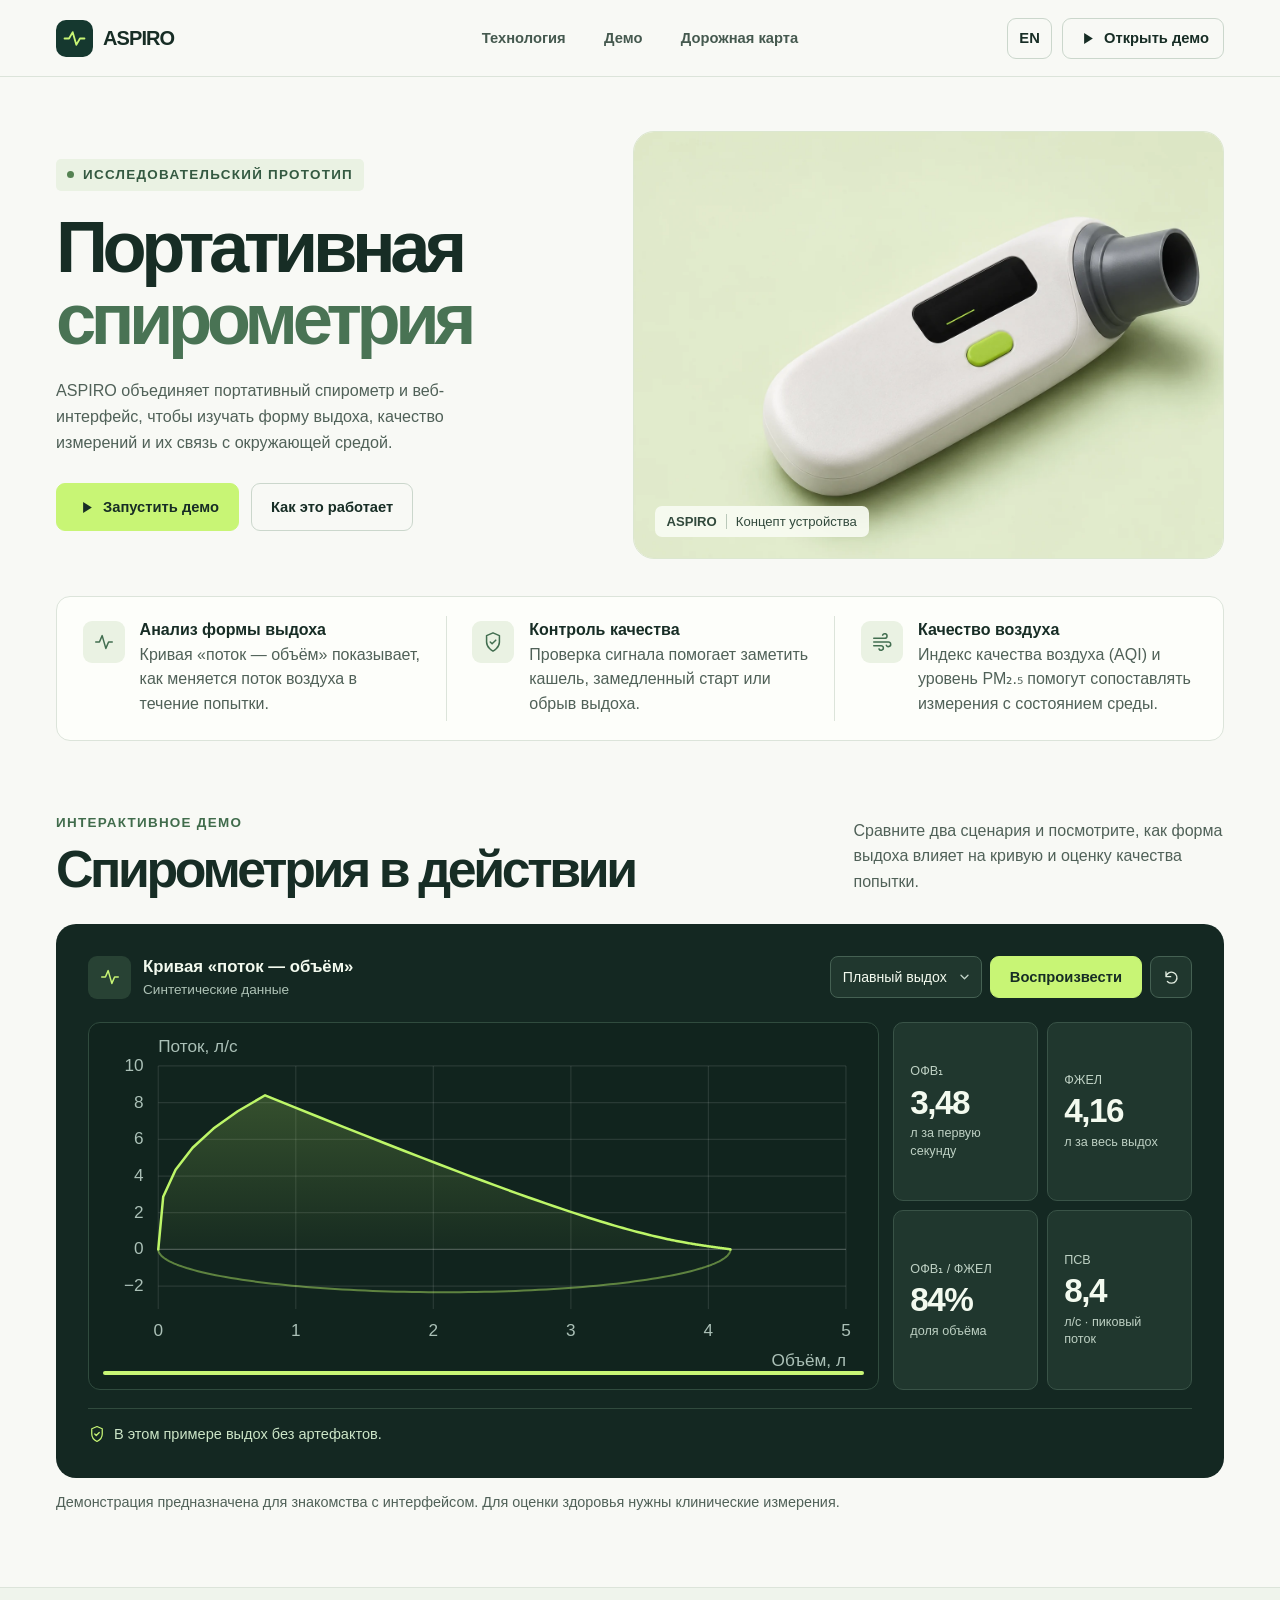
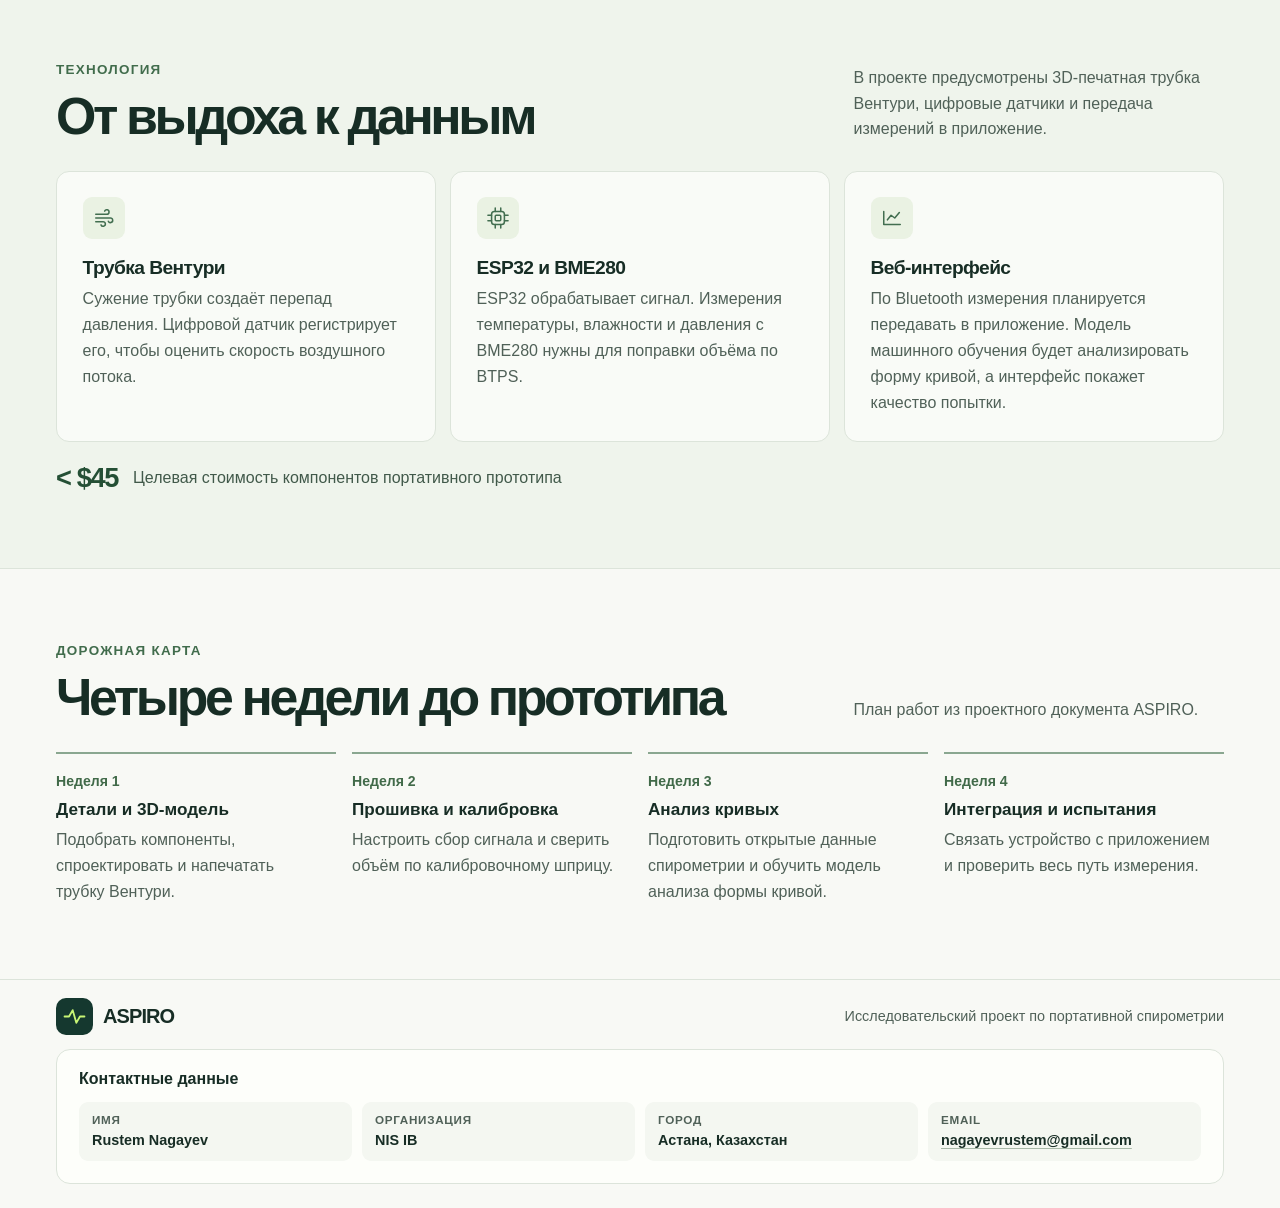
<file: index.html>
<!doctype html>
<html lang="ru">
<head>
  <meta charset="utf-8">
  <meta name="viewport" content="width=device-width, initial-scale=1">
  <meta name="theme-color" content="#f8f9f5">
  <meta name="description" content="ASPIRO — проект портативного спирометра и веб-интерфейса для наблюдения за функцией лёгких. Интерактивное демо на синтетических данных.">
  <title>ASPIRO — портативная спирометрия</title>
  <link rel="icon" href="mark.svg" type="image/svg+xml">
  <link rel="stylesheet" href="styles.css">
  <script src="demo.js" defer></script>
  <script src="lang.js" defer></script>
</head>
<body>
  <svg xmlns="http://www.w3.org/2000/svg" class="icons" aria-hidden="true">
    <symbol id="i-logo" viewBox="0 0 32 32"><path d="M5 16h5l4-7 4 14 4-7h5"/></symbol>
    <symbol id="i-pulse" viewBox="0 0 24 24"><path d="M3 12h4l3-7 4 14 3-7h4"/></symbol>
    <symbol id="i-shield" viewBox="0 0 24 24"><path d="M12 22s7-3.5 7-10V5l-7-3-7 3v7c0 6.5 7 10 7 10Z"/><path d="m9 12 2 2 4-4"/></symbol>
    <symbol id="i-wind" viewBox="0 0 24 24"><path d="M3 8h12a2.5 2.5 0 1 0-2.3-3.5M3 12h16a2.5 2.5 0 1 1-2.3 3.5M3 16h8a2.5 2.5 0 1 1-2.3 3.5"/></symbol>
    <symbol id="i-play" viewBox="0 0 24 24"><path d="m9 5 11 7-11 7V5Z" fill="currentColor" stroke="none"/></symbol>
    <symbol id="i-reset" viewBox="0 0 24 24"><path d="M5 11a7 7 0 1 1 1.8 6M5 5v6h6"/></symbol>
    <symbol id="i-chip" viewBox="0 0 24 24"><rect x="5" y="5" width="14" height="14" rx="3"/><path d="M9 1v4m6-4v4M9 19v4m6-4v4M1 9h4m-4 6h4m14-6h4m-4 6h4"/><rect x="9" y="9" width="6" height="6" rx="1"/></symbol>
    <symbol id="i-signal" viewBox="0 0 24 24"><path d="M3 19V5m0 14h18M7 14l4-5 4 3 5-6"/></symbol>
  </svg>
  <a class="skip" href="#main">К содержанию</a>
  <header class="site-header">
    <div class="shell header-inner">
      <a class="brand" href="#top" aria-label="ASPIRO — на главную">
        <span class="brand-mark"><svg><use href="#i-logo"/></svg></span><span>ASPIRO</span>
      </a>
      <nav class="main-nav" aria-label="Навигация по сайту">
        <a href="#technology">Технология</a>
        <a href="#demo">Демо</a>
        <a href="#roadmap">Дорожная карта</a>
      </nav>
      <div class="header-tools">
        <button type="button" class="button button-outline language-toggle" id="language-toggle" aria-label="Switch language">EN</button>
        <a class="button button-outline header-action" href="#demo"><svg class="icon"><use href="#i-play"/></svg>Открыть демо</a>
      </div>
    </div>
  </header>
  <main id="main">
    <section class="hero shell" id="top" aria-labelledby="hero-title">
      <div class="hero-copy">
        <p class="eyebrow project-status"><span></span>Исследовательский прототип</p>
        <h1 id="hero-title">Портативная <em>спирометрия</em></h1>
        <p class="hero-description">ASPIRO объединяет портативный спирометр и веб-интерфейс, чтобы изучать форму выдоха, качество измерений и их связь с окружающей средой.</p>
        <div class="hero-actions">
          <a class="button button-primary" href="#demo"><svg class="icon"><use href="#i-play"/></svg>Запустить демо</a>
          <a class="button button-outline" href="#technology">Как это работает</a>
        </div>
      </div>
      <figure class="hero-visual">
        <img src="aspiro-device.webp" alt="Концепт: белый портативный спирометр с экраном и графитовым мундштуком" width="1536" height="1024" fetchpriority="high">
        <figcaption><span>ASPIRO</span><span>Концепт устройства</span></figcaption>
      </figure>
    </section>

    <section class="shell overview" aria-label="Возможности проекта">
      <article class="overview-item">
        <span class="feature-icon"><svg class="icon"><use href="#i-pulse"/></svg></span>
        <div><h2>Анализ формы выдоха</h2><p>Кривая «поток — объём» показывает, как меняется поток воздуха в течение попытки.</p></div>
      </article>
      <article class="overview-item">
        <span class="feature-icon"><svg class="icon"><use href="#i-shield"/></svg></span>
        <div><h2>Контроль качества</h2><p>Проверка сигнала помогает заметить кашель, замедленный старт или обрыв выдоха.</p></div>
      </article>
      <article class="overview-item">
        <span class="feature-icon"><svg class="icon"><use href="#i-wind"/></svg></span>
        <div><h2>Качество воздуха</h2><p>Индекс качества воздуха (AQI) и уровень PM₂.₅ помогут сопоставлять измерения с состоянием среды.</p></div>
      </article>
    </section>

    <section class="section shell" id="demo" aria-labelledby="demo-title">
      <div class="section-heading">
        <div><p class="eyebrow kicker">Интерактивное демо</p><h2 id="demo-title">Спирометрия в действии</h2></div>
        <p>Сравните два сценария и посмотрите, как форма выдоха влияет на кривую и оценку качества попытки.</p>
      </div>
      <div class="demo-card">
        <div class="demo-top">
          <div class="demo-title"><span class="demo-icon"><svg class="icon"><use href="#i-pulse"/></svg></span><div><h3>Кривая «поток — объём»</h3><p>Синтетические данные</p></div></div>
          <div class="demo-controls">
            <label for="demo-scenario" class="sr-only">Сценарий выдоха</label>
            <select id="demo-scenario"><option value="standard">Плавный выдох</option><option value="cough">Выдох с кашлем</option></select>
            <button type="button" id="demo-run" class="button button-primary" aria-label="Воспроизвести кривую">Воспроизвести</button>
            <button type="button" id="demo-reset" class="button icon-button" aria-label="Сбросить воспроизведение" title="Сбросить воспроизведение"><svg class="icon"><use href="#i-reset"/></svg></button>
          </div>
        </div>
        <div class="demo-body">
          <div class="demo-plot"><div id="demo-chart"></div><progress id="demo-progress" max="100" value="100" aria-label="Ход воспроизведения"></progress></div>
          <div class="metrics" aria-label="Показатели выдоха">
            <div class="metric"><span>ОФВ₁</span><strong id="demo-fev1">—</strong><small>л за первую секунду</small></div>
            <div class="metric"><span>ФЖЕЛ</span><strong id="demo-fvc">—</strong><small>л за весь выдох</small></div>
            <div class="metric"><span>ОФВ₁ / ФЖЕЛ</span><strong id="demo-ratio">—</strong><small>доля объёма</small></div>
            <div class="metric"><span>ПСВ</span><strong id="demo-pef">—</strong><small>л/с · пиковый поток</small></div>
          </div>
        </div>
        <div class="demo-status"><svg class="icon"><use href="#i-shield"/></svg><span id="demo-feedback" role="status" aria-live="polite"></span></div>
        <noscript><p class="no-js">Для воспроизведения кривой включите JavaScript в браузере.</p></noscript>
      </div>
      <p class="demo-note">Демонстрация предназначена для знакомства с интерфейсом. Для оценки здоровья нужны клинические измерения.</p>
    </section>

    <section class="technology section" id="technology" aria-labelledby="technology-title">
      <div class="shell">
        <div class="section-heading">
          <div><p class="eyebrow kicker">Технология</p><h2 id="technology-title">От выдоха к данным</h2></div>
          <p>В проекте предусмотрены 3D-печатная трубка Вентури, цифровые датчики и передача измерений в приложение.</p>
        </div>
        <div class="technology-grid">
          <article class="technology-card"><span class="feature-icon"><svg class="icon"><use href="#i-wind"/></svg></span><h3>Трубка Вентури</h3><p>Сужение трубки создаёт перепад давления. Цифровой датчик регистрирует его, чтобы оценить скорость воздушного потока.</p></article>
          <article class="technology-card"><span class="feature-icon"><svg class="icon"><use href="#i-chip"/></svg></span><h3>ESP32 и BME280</h3><p>ESP32 обрабатывает сигнал. Измерения температуры, влажности и давления с BME280 нужны для поправки объёма по BTPS.</p></article>
          <article class="technology-card"><span class="feature-icon"><svg class="icon"><use href="#i-signal"/></svg></span><h3>Веб-интерфейс</h3><p>По Bluetooth измерения планируется передавать в приложение. Модель машинного обучения будет анализировать форму кривой, а интерфейс покажет качество попытки.</p></article>
        </div>
        <p class="cost"><strong>&lt; $45</strong><span>Целевая стоимость компонентов портативного прототипа</span></p>
      </div>
    </section>

    <section class="section shell roadmap" id="roadmap" aria-labelledby="roadmap-title">
      <div class="section-heading">
        <div><p class="eyebrow kicker">Дорожная карта</p><h2 id="roadmap-title">Четыре недели до прототипа</h2></div>
        <p>План работ из проектного документа ASPIRO.</p>
      </div>
      <ol class="roadmap-list">
        <li><span>Неделя 1</span><h3>Детали и 3D-модель</h3><p>Подобрать компоненты, спроектировать и напечатать трубку Вентури.</p></li>
        <li><span>Неделя 2</span><h3>Прошивка и калибровка</h3><p>Настроить сбор сигнала и сверить объём по калибровочному шприцу.</p></li>
        <li><span>Неделя 3</span><h3>Анализ кривых</h3><p>Подготовить открытые данные спирометрии и обучить модель анализа формы кривой.</p></li>
        <li><span>Неделя 4</span><h3>Интеграция и испытания</h3><p>Связать устройство с приложением и проверить весь путь измерения.</p></li>
      </ol>
    </section>
  </main>
  <footer class="site-footer">
    <div class="shell footer-inner">
      <a class="brand" href="#top" aria-label="ASPIRO — наверх"><span class="brand-mark"><svg><use href="#i-logo"/></svg></span><span>ASPIRO</span></a>
      <p>Исследовательский проект по портативной спирометрии</p>
      <section class="footer-contact" aria-labelledby="contact-title">
        <h2 id="contact-title">Контактные данные</h2>
        <dl class="contact-list">
          <div class="contact-item"><dt>Имя</dt><dd>Rustem Nagayev</dd></div>
          <div class="contact-item"><dt>Организация</dt><dd>NIS IB</dd></div>
          <div class="contact-item"><dt>Город</dt><dd>Астана, Казахстан</dd></div>
          <div class="contact-item"><dt>Email</dt><dd><a href="mailto:nagayevrustem@gmail.com">nagayevrustem@gmail.com</a></dd></div>
        </dl>
      </section>
    </div>
  </footer>
</body>
</html>
</file>
<file: styles.css>
:root {
  color-scheme: light;
  --page: #f8f9f5;
  --ink: #172d25;
  --muted: #506158;
  --border: #dce4da;
  --lime: #c8f575;
  --forest: #142822;
  --container: 1240px;
  font-family: "Manrope", "Segoe UI", Arial, sans-serif;
  font-synthesis: none;
  color: var(--ink);
  background: var(--page);
}

*, *::before, *::after { box-sizing: border-box; }
html { scroll-behavior: smooth; }
body { margin: 0; }
button, select { font: inherit; }
a { color: inherit; text-decoration: none; }
p { margin: 0; }
h1, h2, h3, figure { margin: 0; }
button, select { cursor: pointer; }
button:disabled { cursor: default; }
:focus-visible { outline: 2px solid #46764a; outline-offset: 4px; }
.demo-card :focus-visible { outline-color: var(--lime); }
[id] { scroll-margin-top: 32px; }
.shell { width: min(var(--container), calc(100% - 112px)); margin-inline: auto; }

.icons, .sr-only {
  position: absolute;
  inline-size: 1px;
  block-size: 1px;
  overflow: hidden;
  clip-path: inset(50%);
}
.skip {
  position: fixed;
  z-index: 10;
  left: 15px;
  top: 15px;
  padding: 12px 16px;
  border-radius: 8px;
  background: var(--lime);
  transform: translateY(-150%);
}
.skip:focus { transform: none; }
.icon { width: 22px; height: 22px; fill: none; stroke: currentColor; stroke-width: 1.65; stroke-linecap: round; stroke-linejoin: round; flex: none; }

.site-header { border-bottom: 1px solid var(--border); }
.header-inner {
  min-height: 76px;
  display: grid;
  grid-template-columns: 1fr auto 1fr;
  gap: 24px;
  align-items: center;
}
.brand {
  display: inline-flex;
  align-items: center;
  justify-self: start;
  gap: 10px;
  font-size: 1.25rem;
  font-weight: 800;
  letter-spacing: -.045em;
}
.brand-mark {
  display: grid;
  place-items: center;
  width: 37px;
  height: 37px;
  border-radius: 10px;
  background: #15382f;
  color: var(--lime);
}
.brand-mark svg { width: 29px; height: 29px; fill: none; stroke: currentColor; stroke-width: 2; stroke-linecap: round; stroke-linejoin: round; }
.main-nav { display: flex; align-items: center; gap: clamp(20px, 3vw, 43px); font-size: .92rem; font-weight: 650; color: #45594f; }
.main-nav a { padding-block: 12px; }
.main-nav a:hover { color: var(--ink); text-decoration: underline; text-underline-offset: 5px; }
.header-tools { display: flex; justify-self: end; align-items: center; gap: 10px; }
.header-action { justify-self: end; }


.button {
  display: inline-flex;
  align-items: center;
  justify-content: center;
  gap: 8px;
  min-height: 48px;
  padding: 0 19px;
  border-radius: 9px;
  border: 1px solid transparent;
  font-size: .92rem;
  line-height: 1.15;
  font-weight: 750;
  text-align: center;
  transition: background .18s, border-color .18s, color .18s;
}
.button .icon { width: 19px; height: 19px; }
.button-outline { background: transparent; color: var(--ink); border-color: #cbd7cc; }
.button-outline:hover { background: #eaf0e7; border-color: #a8b9a8; }
.header-action { min-height: 41px; padding-inline: 14px; }
.button.language-toggle { min-width: 45px; min-height: 41px; padding-inline: 11px; }
.button-primary { color: #172d25; background: var(--lime); border-color: var(--lime); }
.button-primary:hover:not(:disabled) { background: #b4e55c; border-color: #b4e55c; }
.button-primary:disabled { opacity: .62; }

.hero {
  display: grid;
  grid-template-columns: .93fr 1.07fr;
  gap: clamp(32px, 5vw, 76px);
  align-items: center;
  padding-block: 54px 37px;
}
.hero-copy { padding-block: 22px; }
.eyebrow { font-size: .84rem; font-weight: 800; line-height: 1.25; letter-spacing: .095em; text-transform: uppercase; }
.project-status {
  display: inline-flex;
  align-items: center;
  gap: 9px;
  padding: 8px 11px;
  border-radius: 5px;
  background: #eaf2e3;
  color: #345941;
}
.project-status span { width: 7px; height: 7px; border-radius: 50%; background: #548252; }
h1 { margin-block: 21px; font-size: clamp(2.89rem, 5.65vw, 5.15rem); font-weight: 800; letter-spacing: -.075em; line-height: .99; }
h1 em { display: block; color: #497354; font-style: normal; }
.hero-description { max-width: 455px; color: var(--muted); font-size: clamp(1rem,1.26vw,1.15rem); line-height: 1.63; }
.hero-actions { display: flex; flex-wrap: wrap; gap: 12px; margin-top: 28px; }
.hero-visual {
  position: relative;
  aspect-ratio: 1.38;
  min-width: 0;
  overflow: hidden;
  border: 1px solid #dce7d0;
  border-radius: 21px;
  background: #e8efdc;
}
.hero-visual img { display: block; width: 100%; height: 100%; object-fit: cover; }
.hero-visual figcaption {
  display: flex;
  align-items: center;
  gap: 9px;
  position: absolute;
  left: 21px;
  bottom: 21px;
  padding: 8px 12px;
  border-radius: 7px;
  font-size: .82rem;
  background: #f8fbf2ed;
  color: #31493c;
  backdrop-filter: blur(6px);
}
.hero-visual figcaption span:first-child { font-weight: 800; }
.hero-visual figcaption span + span { padding-left: 9px; border-left: 1px solid #b9c8b9; }

.overview {
  display: grid;
  grid-template-columns: repeat(3, minmax(0, 1fr));
  padding: 19px 0;
  border: 1px solid var(--border);
  border-radius: 14px;
  background: #fdfefa;
}
.overview-item { display: flex; gap: 15px; align-items: flex-start; padding: 5px clamp(15px, 2vw, 28px); }
.overview-item + .overview-item { border-left: 1px solid var(--border); }
.feature-icon { display: grid; flex: none; place-items: center; width: 42px; height: 42px; border-radius: 9px; background: #eaf2e3; color: #426e50; }
.overview h2 { font-size: 1rem; margin-bottom: 4px; font-weight: 800; }
.overview p { font-size: 1rem; line-height: 1.53; color: var(--muted); }

.section { padding-block: 74px; }
.section-heading { display: grid; grid-template-columns: 1.35fr .65fr; align-items: end; gap: 28px; margin-bottom: 27px; }
.section-heading h2 { font-size: clamp(2.05rem, 4.05vw, 3.65rem); letter-spacing: -.065em; font-weight: 800; line-height: 1.05; }
.section-heading > p { color: var(--muted); line-height: 1.6; padding-bottom: 2px; max-width: 395px; }
.kicker { margin-bottom: 10px; color: #416c4c; }

.demo-card { padding: clamp(17px, 2.5vw, 32px); background: var(--forest); color: #f3faef; border-radius: 20px; }
.demo-top, .demo-title, .demo-controls { display: flex; align-items: center; }
.demo-top { justify-content: space-between; gap: 20px; margin-bottom: 23px; }
.demo-title { gap: 12px; }
.demo-icon { display: grid; flex: none; place-items: center; width: 43px; height: 43px; border-radius: 9px; background: #284234; color: var(--lime); }
.demo-title h3 { font-size: 1.05rem; line-height: 1.25; font-weight: 800; }
.demo-title p { font-size: .85rem; margin-top: 4px; color: #aec2b6; }
.demo-controls { gap: 8px; }
.demo-controls :is(.button, select) { min-height: 42px; }
.demo-controls select {
  appearance: none;
  border: 1px solid #456153;
  border-radius: 8px;
  min-width: 0;
  padding: 0 29px 0 12px;
  background: #20372e;
  color: #f3faef;
  background-image: url("data:image/svg+xml,%3Csvg xmlns='http://www.w3.org/2000/svg' width='15' height='14' viewBox='0 0 16 16'%3E%3Cpath d='m4 6 4 4 4-4' fill='none' stroke='%23c2d3c8' stroke-width='1.5' stroke-linecap='round' stroke-linejoin='round'/%3E%3C/svg%3E");
  background-repeat: no-repeat;
  background-position: right 9px center;
  font-size: .88rem;
}
.icon-button { color: #e0ebdf; border-color: #456153; background: #20372e; width: 42px; padding: 0; }
.icon-button:hover { background: #314d3e; }
.demo-body { display: grid; grid-template-columns: minmax(0, 2.65fr) minmax(0, 1fr); gap: 14px; }
.demo-plot { padding: 11px 14px 14px; border: 1px solid #304b3e; border-radius: 12px; background: #11241e; }
#demo-chart { width: 100%; }
#demo-chart svg { display: block; width: 100%; height: auto; }
#demo-progress { display: block; height: 4px; width: 100%; border: 0; border-radius: 99px; overflow: hidden; background: #2d4539; accent-color: var(--lime); }
#demo-progress::-webkit-progress-bar { background: #2d4539; }
#demo-progress::-webkit-progress-value { background: var(--lime); }
#demo-progress::-moz-progress-bar { background: var(--lime); }
.metrics { display: grid; grid-template-columns: repeat(2, minmax(0, 1fr)); gap: 9px; }
.metric { display: flex; flex-direction: column; justify-content: center; gap: 5px; padding: clamp(10px,1.25vw,18px); border: 1px solid #395347; border-radius: 10px; background: #20372e; }
.metric span, .metric small { color: #bdd0c3; font-size: .79rem; line-height: 1.35; }
.metric strong { font-size: clamp(1.3rem, 2.6vw, 2.15rem); line-height: 1.05; font-variant-numeric: tabular-nums; letter-spacing: -.045em; }
.demo-status { display: flex; gap: 8px; align-items: flex-start; color: #cce5c7; border-top: 1px solid #314b3e; margin-top: 18px; padding-top: 15px; font-size: .91rem; line-height: 1.5; }
.demo-status .icon { width: 18px; height: 18px; margin-top: 1px; color: var(--lime); }
.demo-status:has([data-state="artifact"]), .demo-status:has([data-state="artifact"]) .icon { color: #ffd79e; }
.demo-note { margin-top: 13px; color: var(--muted); font-size: .9rem; line-height: 1.55; }

.technology { background: #eff4ec; border-block: 1px solid var(--border); }
.technology-grid { display: grid; grid-template-columns: repeat(3, minmax(0, 1fr)); gap: 14px; }
.technology-card { border: 1px solid var(--border); border-radius: 13px; padding: clamp(17px, 2vw, 27px); background: #f9fbf7; }
.technology-card h3 { margin: 18px 0 7px; font-size: 1.2rem; font-weight: 800; letter-spacing: -.03em; }
.technology-card p, .roadmap-list p { color: var(--muted); line-height: 1.62; }
.cost { display: flex; align-items: center; gap: 15px; margin-top: 20px; color: #41594a; }
.cost strong { color: #244f35; font-size: 1.7rem; letter-spacing: -.05em; white-space: nowrap; }

.roadmap-list { list-style: none; margin: 0; padding: 0; display: grid; grid-template-columns: repeat(4, minmax(0, 1fr)); gap: 16px; }
.roadmap-list li { padding: 18px 10px 0 0; border-top: 2px solid #8aa790; }
.roadmap-list span { color: #416a49; font-size: .88rem; font-weight: 800; }
.roadmap-list h3 { font-size: 1.07rem; margin: 9px 0 6px; line-height: 1.3; }
.site-footer { border-top: 1px solid var(--border); }
.footer-inner { min-height: 90px; display: grid; grid-template-columns: 1fr auto; gap: 14px 24px; align-items: center; padding-block: 18px 24px; }
.footer-inner > p { color: var(--muted); font-size: .9rem; text-align: right; }
.footer-contact { grid-column: 1 / -1; padding: 20px 22px 22px; border: 1px solid var(--border); border-radius: 14px; background: #fdfefa; }
.footer-contact h2 { margin-bottom: 14px; font-size: 1rem; font-weight: 800; }
.contact-list { display: grid; grid-template-columns: repeat(4, minmax(0, 1fr)); gap: 10px; margin: 0; }
.contact-item { min-width: 0; padding: 11px 13px; border-radius: 9px; background: #f4f7f1; }
.contact-item dt { margin-bottom: 4px; color: var(--muted); font-size: .73rem; font-weight: 750; letter-spacing: .06em; text-transform: uppercase; }
.contact-item dd { margin: 0; color: var(--ink); font-size: .9rem; font-weight: 700; line-height: 1.45; overflow-wrap: anywhere; }
.contact-item a { text-decoration: underline; text-decoration-color: #a8b9a8; text-underline-offset: 3px; }
.contact-item a:hover { color: #416c4c; }

@media (max-width: 1120px) {
  .shell { width: calc(100% - 76px); }
  .hero { gap: 32px; }
}
@media (max-width: 900px) {
  .shell { width: calc(100% - 48px); }
  .hero { gap: 24px; }
  .overview { padding-block: 14px; }
  .overview-item { flex-direction: column; gap: 9px; }
  .demo-body { grid-template-columns: minmax(0, 2fr) minmax(0, 1fr); }
}
@media (max-width: 700px) {
  .header-inner { grid-template-columns: 1fr auto; gap: 3px 12px; min-height: auto; padding-block: 11px 3px; }
  .header-tools { grid-column: 2; grid-row: 1; }
  .main-nav { gap: 22px; justify-content: flex-start; grid-row: 2; grid-column: 1 / -1; }
  .footer-inner { grid-template-columns: 1fr; gap: 11px; }
  .footer-inner > p { text-align: left; }
  .footer-contact { grid-column: 1; }
  .contact-list { grid-template-columns: repeat(2, minmax(0, 1fr)); }
  .main-nav a { padding-block: 9px; }
  .hero { grid-template-columns: 1fr; padding-block: 31px 24px; }
  .hero-copy { padding-block: 0; }
  h1 { font-size: clamp(2.68rem, 10vw, 4.5rem); }
  .hero-description { max-width: 500px; }
  .hero-actions { margin-top: 21px; }
  .hero-visual { aspect-ratio: 1.48; }
  .section { padding-block: 48px; }
  .section-heading { grid-template-columns: 1fr; gap: 11px; margin-bottom: 19px; }
  .demo-top { align-items: flex-start; flex-direction: column; gap: 13px; }
  .demo-controls { width: 100%; flex-wrap: wrap; }
  .demo-body { grid-template-columns: 1fr; }
  .metrics { grid-template-columns: repeat(4, minmax(0, 1fr)); }
  .technology-grid, .roadmap-list { grid-template-columns: repeat(2, minmax(0, 1fr)); }
  .technology-card:last-child { grid-column: 1 / -1; }
}
@media (max-width: 470px) {
  .shell { width: calc(100% - 32px); }
  .main-nav { gap: clamp(15px, 5vw, 24px); }
  .hero-actions { gap: 8px; }
  .hero-actions .button { padding-inline: 12px; }
  .hero-visual figcaption { left: 11px; bottom: 11px; }
  .overview { grid-template-columns: 1fr; padding: 2px 14px; }
  .overview-item { flex-direction: row; padding: 13px 0; gap: 12px; }
  .overview-item + .overview-item { border-left: 0; border-top: 1px solid var(--border); }
  .demo-controls .button-primary { padding-inline: 10px; font-size: .83rem; }
  .demo-controls select { font-size: .81rem; }
  .demo-plot { padding: 7px 6px 9px; }
  .metrics { grid-template-columns: repeat(2, minmax(0, 1fr)); }
  .technology-grid, .roadmap-list { grid-template-columns: 1fr; }
  .footer-inner { gap: 10px; padding-block: 18px; }
  .footer-contact { padding: 16px; }
  .contact-list { grid-template-columns: 1fr; }
}
@media (prefers-reduced-motion: reduce) {
  html { scroll-behavior: auto; }
  .button { transition: none; }
}
</file>
